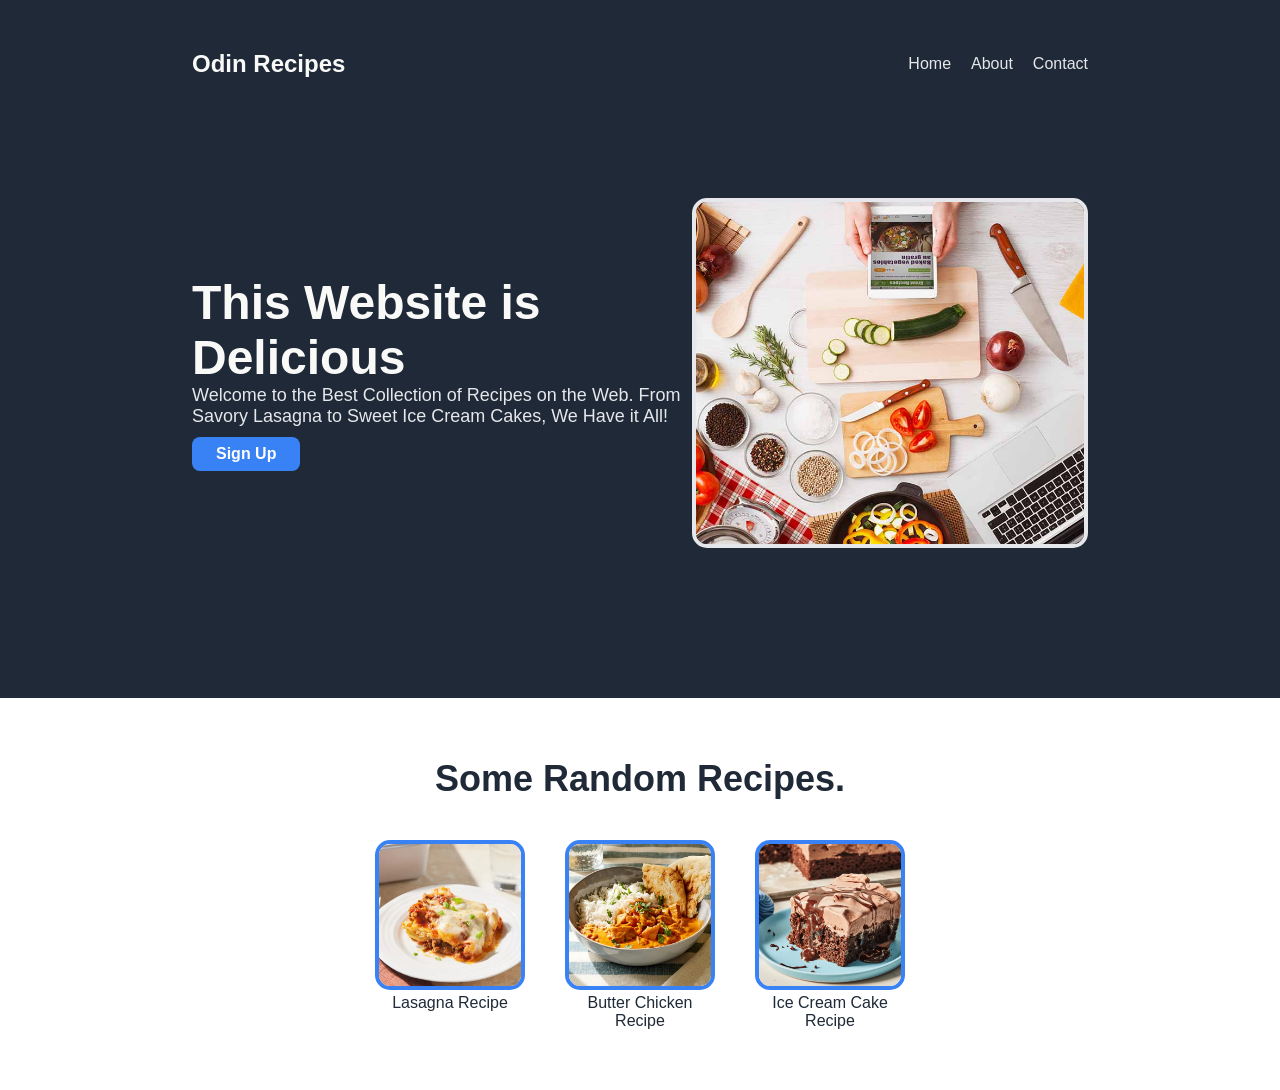
<file: index.html>
<!DOCTYPE html>
<html lang="en">
<head>
    <meta charset="utf-8">
    <title>Odin Recipes</title>
    <link rel="stylesheet" href="style.css">
</head>
<body>

    <div class="hero-section">
        <nav>
            <div class="logo">Odin Recipes</div>
            <ul>
                 <li><a href="#">Home</a></li>
                 <li><a href="#">About</a></li>
                 <li><a href="#">Contact</a></li>
            </ul>
        </nav>
        <div class="hero-content">
            <div class="hero-text">
                <h1>This Website is Delicious</h1>
                <p>Welcome to the Best Collection of Recipes on the Web. From Savory Lasagna to Sweet Ice Cream Cakes, We Have it All!</p>

                <a href="./login/login.html">
                <button>Sign Up</button>
                </a>
            </div>
            <div class="hero-img">
                <img src="./recipes/Image for Intro Web/Intro Web.jpg">
            </div>
        </div> </div> <div class="info-section">
        <h2>Some Random Recipes.</h2>
        <div class="card-container">
            <div class="card">
                <img src="./recipes/Image for Lasagna/Intro Lasagna.png" alt="Lasagna">
                <p><a href="./recipes/lasagna.html">Lasagna Recipe</a></p>
            </div>
            <div class="card">
                <img src="./recipes/Image for Butter Chicken/Intro BC.png" alt="Butter Chicken">
                <p><a href="./recipes/butter-chicken.html">Butter Chicken Recipe</a></p>
            </div> 
            <div class="card">
                <img src="./recipes/Image for Ice Cream Cake/Intro Cake.png" alt="Ice Cream Cake">
                <p><a href="./recipes/ice-cream-cake.html">Ice Cream Cake Recipe</a></p>
            </div>
        </div>
    </div>
    
</body>
</html>
</file>
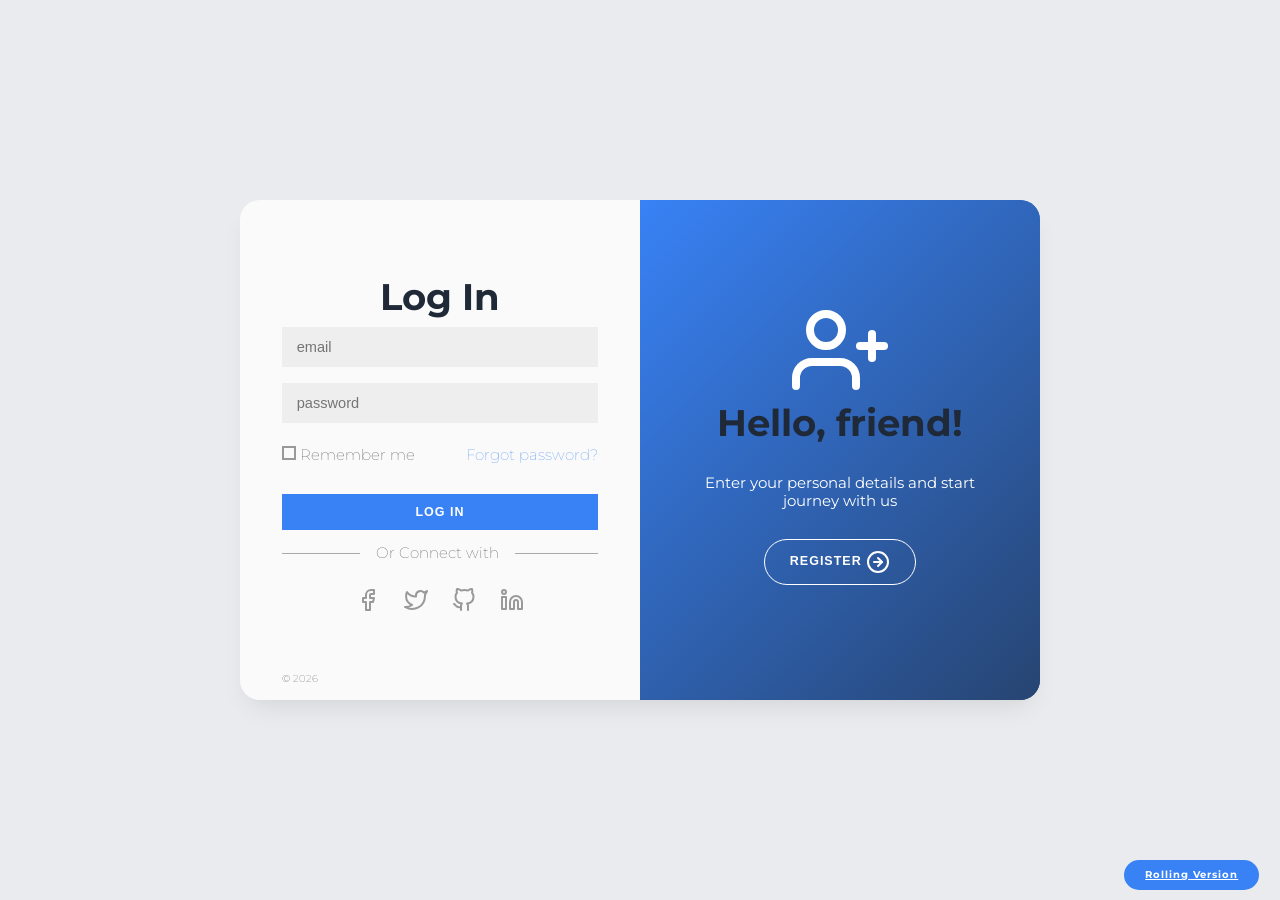
<file: login/login.html>
<!DOCTYPE html>
<html lang="en">

  <head>
    <meta charset="UTF-8">
    <title>Login/Sign up Form with Flip effect</title>
    <link rel="stylesheet" href="https://public.codepenassets.com/css/normalize-5.0.0.min.css">
<link rel="stylesheet" href="./loginstyle.css">

  </head>
    
  <body>

<div id="container">
		<div class="login">
			<div class="content">
					<h1>Log In</h1>
				<form>
					<input type="email" placeholder="email">
					<input type="password" placeholder="password">
					<span class="remember">Remember me</span>
					<span class="forget">Forgot password?</span>
					<span class="clearfix"></span>
					<button onclick="return false;">Log In</button>
				</form>
					<span class="loginwith">Or Connect with</span>
				<a href="https://www.facebook.com/emin.qasimovdia"><svg xmlns="http://www.w3.org/2000/svg" width="24" height="24" viewBox="0 0 24 24" fill="none" stroke="currentColor" stroke-width="2" stroke-linecap="round" stroke-linejoin="round" class="feather feather-facebook"><path d="M18 2h-3a5 5 0 0 0-5 5v3H7v4h3v8h4v-8h3l1-4h-4V7a1 1 0 0 1 1-1h3z"/></svg></a>
					<a href="https://www.twitter.com/webkoder"><svg class="feather feather-twitter sc-dnqmqq jxshSx" xmlns="http://www.w3.org/2000/svg" width="24" height="24" viewBox="0 0 24 24" fill="none" stroke="currentColor" stroke-width="2" stroke-linecap="round" stroke-linejoin="round" aria-hidden="true"><path d="M23 3a10.9 10.9 0 0 1-3.14 1.53 4.48 4.48 0 0 0-7.86 3v1A10.66 10.66 0 0 1 3 4s-4 9 5 13a11.64 11.64 0 0 1-7 2c9 5 20 0 20-11.5a4.5 4.5 0 0 0-.08-.83A7.72 7.72 0 0 0 23 3z"></path></svg></a>
					<a href="https://www.github.com/eminqasimov"><svg class="feather feather-github sc-dnqmqq jxshSx" xmlns="http://www.w3.org/2000/svg" width="24" height="24" viewBox="0 0 24 24" fill="none" stroke="currentColor" stroke-width="2" stroke-linecap="round" stroke-linejoin="round" aria-hidden="true"><path d="M9 19c-5 1.5-5-2.5-7-3m14 6v-3.87a3.37 3.37 0 0 0-.94-2.61c3.14-.35 6.44-1.54 6.44-7A5.44 5.44 0 0 0 20 4.77 5.07 5.07 0 0 0 19.91 1S18.73.65 16 2.48a13.38 13.38 0 0 0-7 0C6.27.65 5.09 1 5.09 1A5.07 5.07 0 0 0 5 4.77a5.44 5.44 0 0 0-1.5 3.78c0 5.42 3.3 6.61 6.44 7A3.37 3.37 0 0 0 9 18.13V22"></path></svg></a>
				<a href="#">	<svg class="feather feather-linkedin sc-dnqmqq jxshSx" xmlns="http://www.w3.org/2000/svg" width="24" height="24" viewBox="0 0 24 24" fill="none" stroke="currentColor" stroke-width="2" stroke-linecap="round" stroke-linejoin="round" aria-hidden="true"><path d="M16 8a6 6 0 0 1 6 6v7h-4v-7a2 2 0 0 0-2-2 2 2 0 0 0-2 2v7h-4v-7a6 6 0 0 1 6-6z"></path><rect x="2" y="9" width="4" height="12"></rect><circle cx="4" cy="4" r="2"></circle></svg></a>
				<span class="copy">&copy 2026</span>
			</div>
		</div>
		<div class="page front">
			<div class="content">
				 <svg xmlns="http://www.w3.org/2000/svg" width="96" height="96" viewBox="0 0 24 24" fill="none" stroke="currentColor" stroke-width="2" stroke-linecap="round" stroke-linejoin="round" class="feather feather-user-plus"><path d="M16 21v-2a4 4 0 0 0-4-4H5a4 4 0 0 0-4 4v2"/><circle cx="8.5" cy="7" r="4"/><line x1="20" y1="8" x2="20" y2="14"/><line x1="23" y1="11" x2="17" y2="11"/></svg>
					<h1>Hello, friend!</h1>
					<p>Enter your personal details and start journey with us</p>
					<button type="" id="register">Register <svg xmlns="http://www.w3.org/2000/svg" width="24" height="24" viewBox="0 0 24 24" fill="none" stroke="currentColor" stroke-width="2" stroke-linecap="round" stroke-linejoin="round" class="feather feather-arrow-right-circle"><circle cx="12" cy="12" r="10"/><polyline points="12 16 16 12 12 8"/><line x1="8" y1="12" x2="16" y2="12"/></svg></button>
			</div>
		</div>
		<div class="page back">
				<div class="content">
					<svg xmlns="http://www.w3.org/2000/svg" width="96" height="96" viewBox="0 0 24 24" fill="none" stroke="currentColor" stroke-width="2" stroke-linecap="round" stroke-linejoin="round" class="feather feather-log-in"><path d="M15 3h4a2 2 0 0 1 2 2v14a2 2 0 0 1-2 2h-4"/><polyline points="10 17 15 12 10 7"/><line x1="15" y1="12" x2="3" y2="12"/></svg>
					<h1>Welcome Back!</h1>
					<p>To keep connected with us please login with your personal info</p>
					<button type="" id="login"><svg xmlns="http://www.w3.org/2000/svg" width="24" height="24" viewBox="0 0 24 24" fill="none" stroke="currentColor" stroke-width="2" stroke-linecap="round" stroke-linejoin="round" class="feather feather-arrow-left-circle"><circle cx="12" cy="12" r="10"/><polyline points="12 8 8 12 12 16"/><line x1="16" y1="12" x2="8" y2="12"/></svg> Log In</button>
			</div>
		</div>
		<div class="register">
			<div class="content">
					<h1>Sign Up</h1>
				<svg xmlns="http://www.w3.org/2000/svg" width="24" height="24" viewBox="0 0 24 24" fill="none" stroke="currentColor" stroke-width="2" stroke-linecap="round" stroke-linejoin="round" class="feather feather-facebook"><path d="M18 2h-3a5 5 0 0 0-5 5v3H7v4h3v8h4v-8h3l1-4h-4V7a1 1 0 0 1 1-1h3z"/></svg>
					<svg class="feather feather-twitter sc-dnqmqq jxshSx" xmlns="http://www.w3.org/2000/svg" width="24" height="24" viewBox="0 0 24 24" fill="none" stroke="currentColor" stroke-width="2" stroke-linecap="round" stroke-linejoin="round" aria-hidden="true"><path d="M23 3a10.9 10.9 0 0 1-3.14 1.53 4.48 4.48 0 0 0-7.86 3v1A10.66 10.66 0 0 1 3 4s-4 9 5 13a11.64 11.64 0 0 1-7 2c9 5 20 0 20-11.5a4.5 4.5 0 0 0-.08-.83A7.72 7.72 0 0 0 23 3z"></path></svg>
					<svg class="feather feather-github sc-dnqmqq jxshSx" xmlns="http://www.w3.org/2000/svg" width="24" height="24" viewBox="0 0 24 24" fill="none" stroke="currentColor" stroke-width="2" stroke-linecap="round" stroke-linejoin="round" aria-hidden="true"><path d="M9 19c-5 1.5-5-2.5-7-3m14 6v-3.87a3.37 3.37 0 0 0-.94-2.61c3.14-.35 6.44-1.54 6.44-7A5.44 5.44 0 0 0 20 4.77 5.07 5.07 0 0 0 19.91 1S18.73.65 16 2.48a13.38 13.38 0 0 0-7 0C6.27.65 5.09 1 5.09 1A5.07 5.07 0 0 0 5 4.77a5.44 5.44 0 0 0-1.5 3.78c0 5.42 3.3 6.61 6.44 7A3.37 3.37 0 0 0 9 18.13V22"></path></svg>
					<svg class="feather feather-linkedin sc-dnqmqq jxshSx" xmlns="http://www.w3.org/2000/svg" width="24" height="24" viewBox="0 0 24 24" fill="none" stroke="currentColor" stroke-width="2" stroke-linecap="round" stroke-linejoin="round" aria-hidden="true"><path d="M16 8a6 6 0 0 1 6 6v7h-4v-7a2 2 0 0 0-2-2 2 2 0 0 0-2 2v7h-4v-7a6 6 0 0 1 6-6z"></path><rect x="2" y="9" width="4" height="12"></rect><circle cx="4" cy="4" r="2"></circle></svg>
				
									<span class="loginwith">Or</span>

					<form>
						<input type="text" placeholder="name">
						<input type="email" placeholder="email">
						<input type="password" placeholder="password"> 
							<span class="remember">I accept terms</span> 
							<span class="clearfix"></span>
						<button onclick="return false;">Register</button>
				 </form>
			</div>		
		</div>
</div>

<a href="https://codepen.io/eminqasimov/full/KYrVBr" target="_blank" class="version">Rolling Version </a>
    <script  src="./scriptlogin.js"></script>

  </body>
  
</html>
</file>
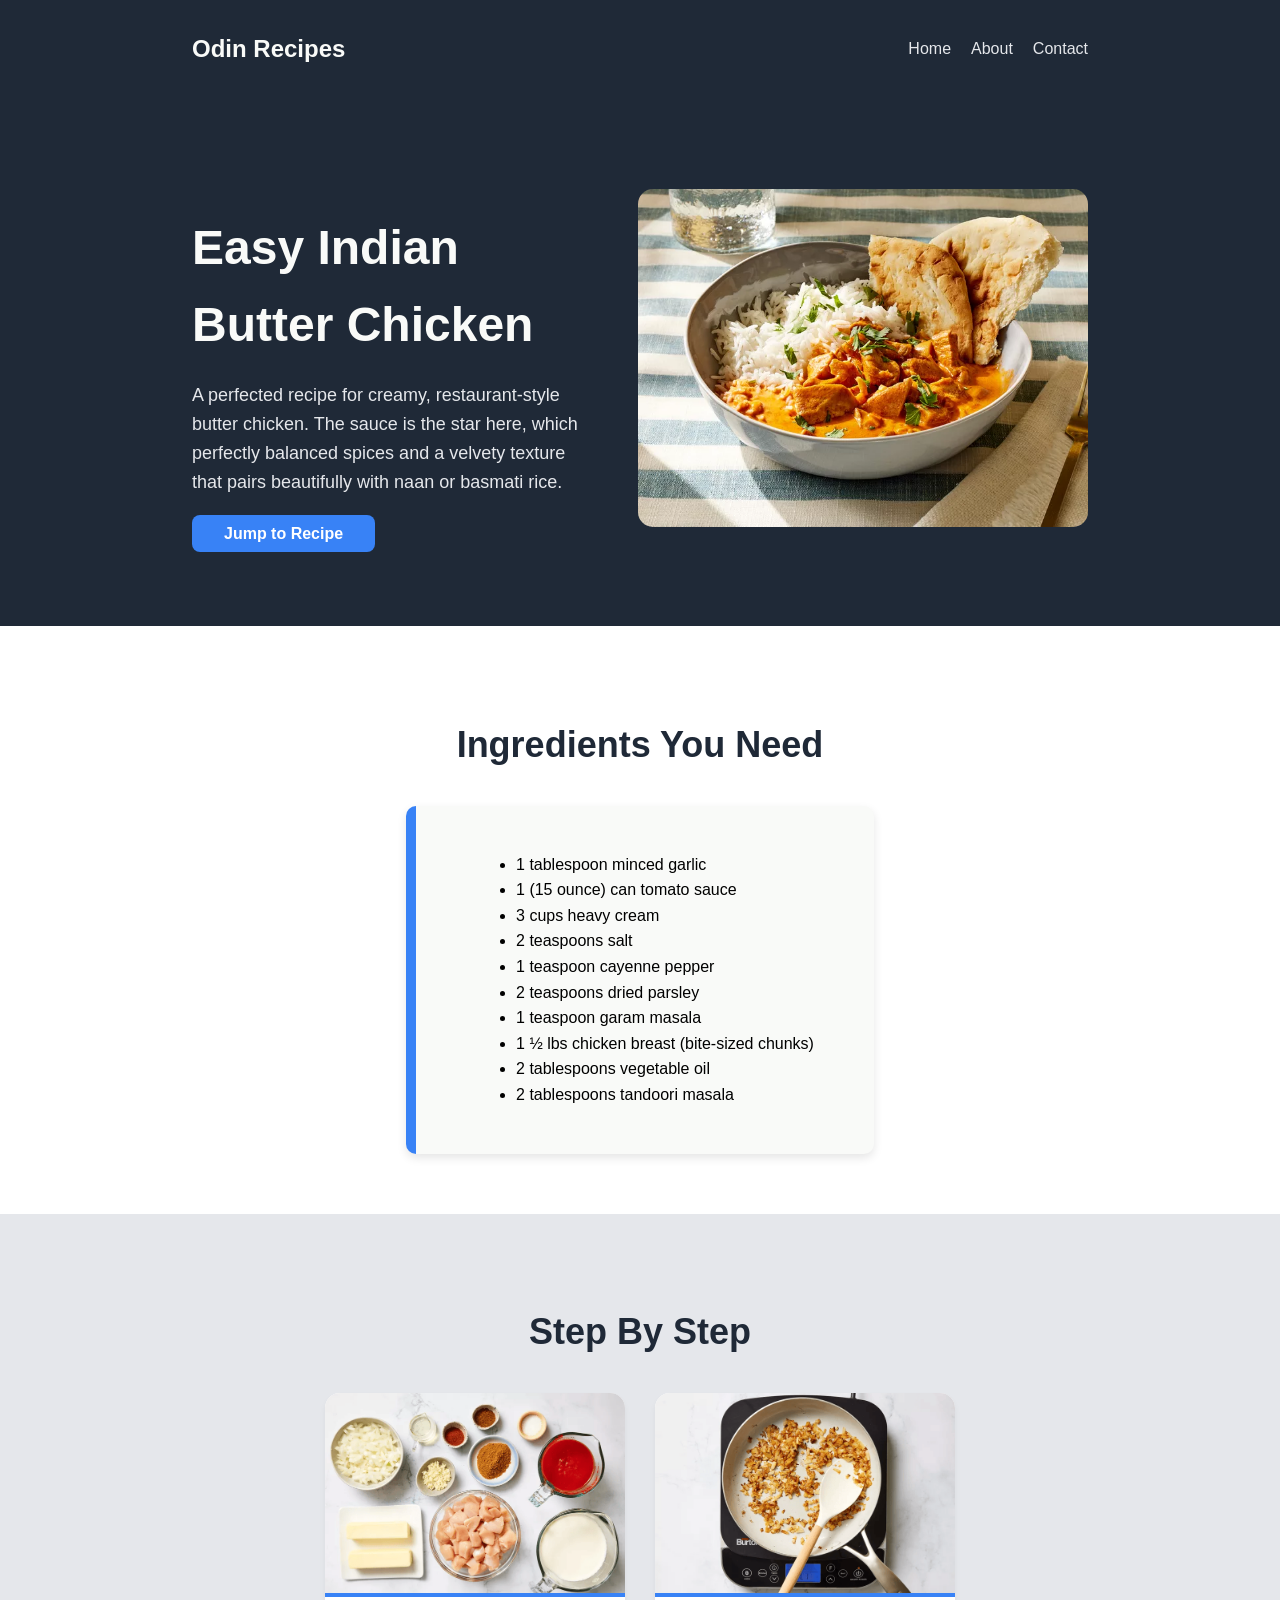
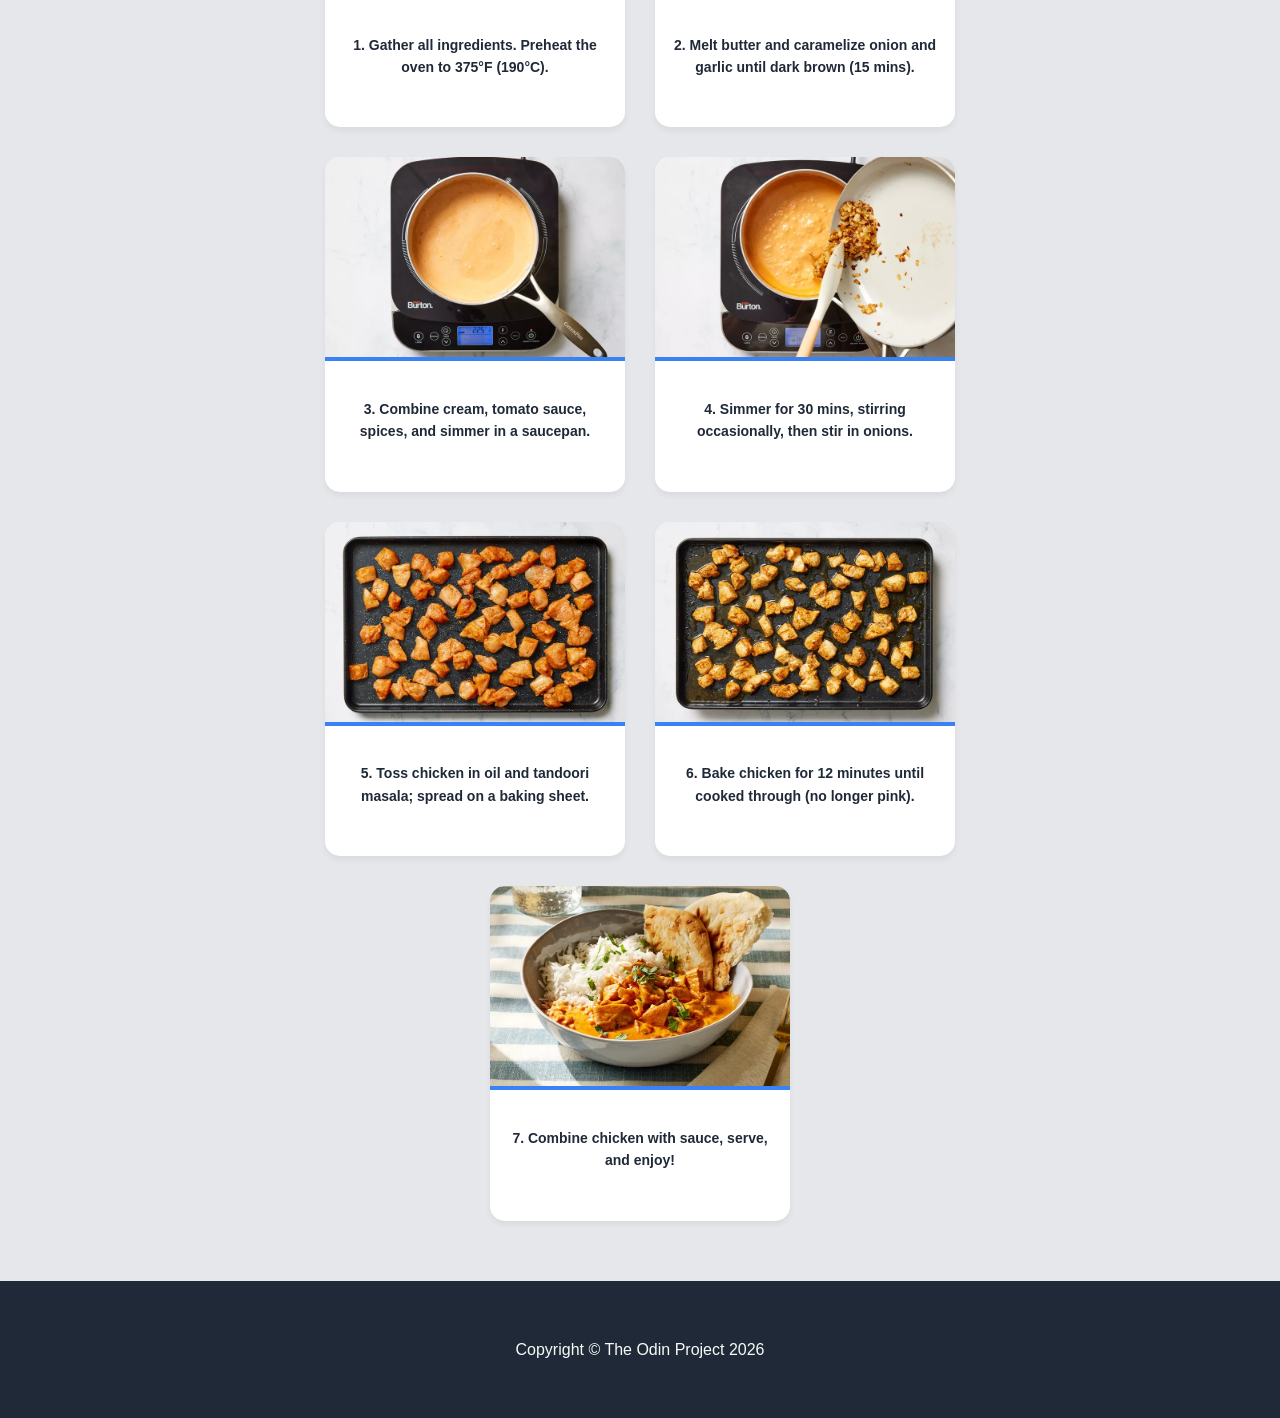
<file: recipes/butter-chicken.html>
<!DOCTYPE html>
<html lang="en">
<head>
    <meta charset="UTF-8">
    <title>Odin Recipes - Butter Chicken</title>
    <link rel="stylesheet" href="butterchicken.css">
</head>
<body>

    <nav class="navbar">
        <div class="logo">Odin Recipes</div>
        <ul class="nav-links">
            <li><a href="../OdinRecipe.html">Home</a></li>
            <li><a href="#">About</a></li>
            <li><a href="#">Contact</a></li>
        </ul>
    </nav>

    <header class="hero">
        <div class="hero-content">
            <h1>Easy Indian Butter Chicken</h1>
            <p class="hero-text">
                A perfected recipe for creamy, restaurant-style butter chicken. 
                The sauce is the star here, which perfectly balanced spices and a velvety 
                texture that pairs beautifully with naan or basmati rice.
            </p>
            <a href="#ingredients" class="btn-signup">Jump to Recipe</a>
        </div>
        <div class="hero-image">
            <img src="./Image for Butter Chicken/Intro BC.png" alt="Butter Chicken">
        </div>
    </header>

    <section id="ingredients" class="white-section">
        <h2 class="section-title">Ingredients You Need</h2>
        <div class="ingredients-list">
            <ul>
                <li>1 tablespoon minced garlic</li>
                <li>1 (15 ounce) can tomato sauce</li>
                <li>3 cups heavy cream</li>
                <li>2 teaspoons salt</li>
                <li>1 teaspoon cayenne pepper</li>
                <li>2 teaspoons dried parsley</li>  
                <li>1 teaspoon garam masala</li>
                <li>1 ½ lbs chicken breast (bite-sized chunks)</li>
                <li>2 tablespoons vegetable oil</li>
                <li>2 tablespoons tandoori masala</li>
            </ul>
        </div>
    </section>

    <section class="grey-section">
        <h2 class="section-title">Step By Step</h2>
        <div class="steps-grid">
            <div class="step-card">
                <img src="./Image for Butter Chicken/Step 1.png" alt="Step 1">
                <p>1. Gather all ingredients. Preheat the oven to 375°F (190°C).</p>
            </div>
            <div class="step-card">
                <img src="./Image for Butter Chicken/Step 2.png" alt="Step 2">
                <p>2. Melt butter and caramelize onion and garlic until dark brown (15 mins).</p>
            </div>
            <div class="step-card">
                <img src="./Image for Butter Chicken/Step 3.png" alt="Step 3">
                <p>3. Combine cream, tomato sauce, spices, and simmer in a saucepan.</p>
            </div>
            <div class="step-card">
                <img src="./Image for Butter Chicken/Step 4.png" alt="Step 4">
                <p>4. Simmer for 30 mins, stirring occasionally, then stir in onions.</p>
            </div>
            <div class="step-card">
                <img src="./Image for Butter Chicken/Step 5.png" alt="Step 5">
                <p>5. Toss chicken in oil and tandoori masala; spread on a baking sheet.</p>
            </div>
            <div class="step-card">
                <img src="./Image for Butter Chicken/Step 6.png" alt="Step 6">
                <p>6. Bake chicken for 12 minutes until cooked through (no longer pink).</p>
            </div>
            <div class="step-card">
                <img src="./Image for Butter Chicken/Step 7.png" alt="Step 7">
                <p>7. Combine chicken with sauce, serve, and enjoy!</p>
            </div>
        </div>
    </section>

    <footer class="footer">
        <p>Copyright © The Odin Project 2026</p>
    </footer>

</body>
</html>
</file>
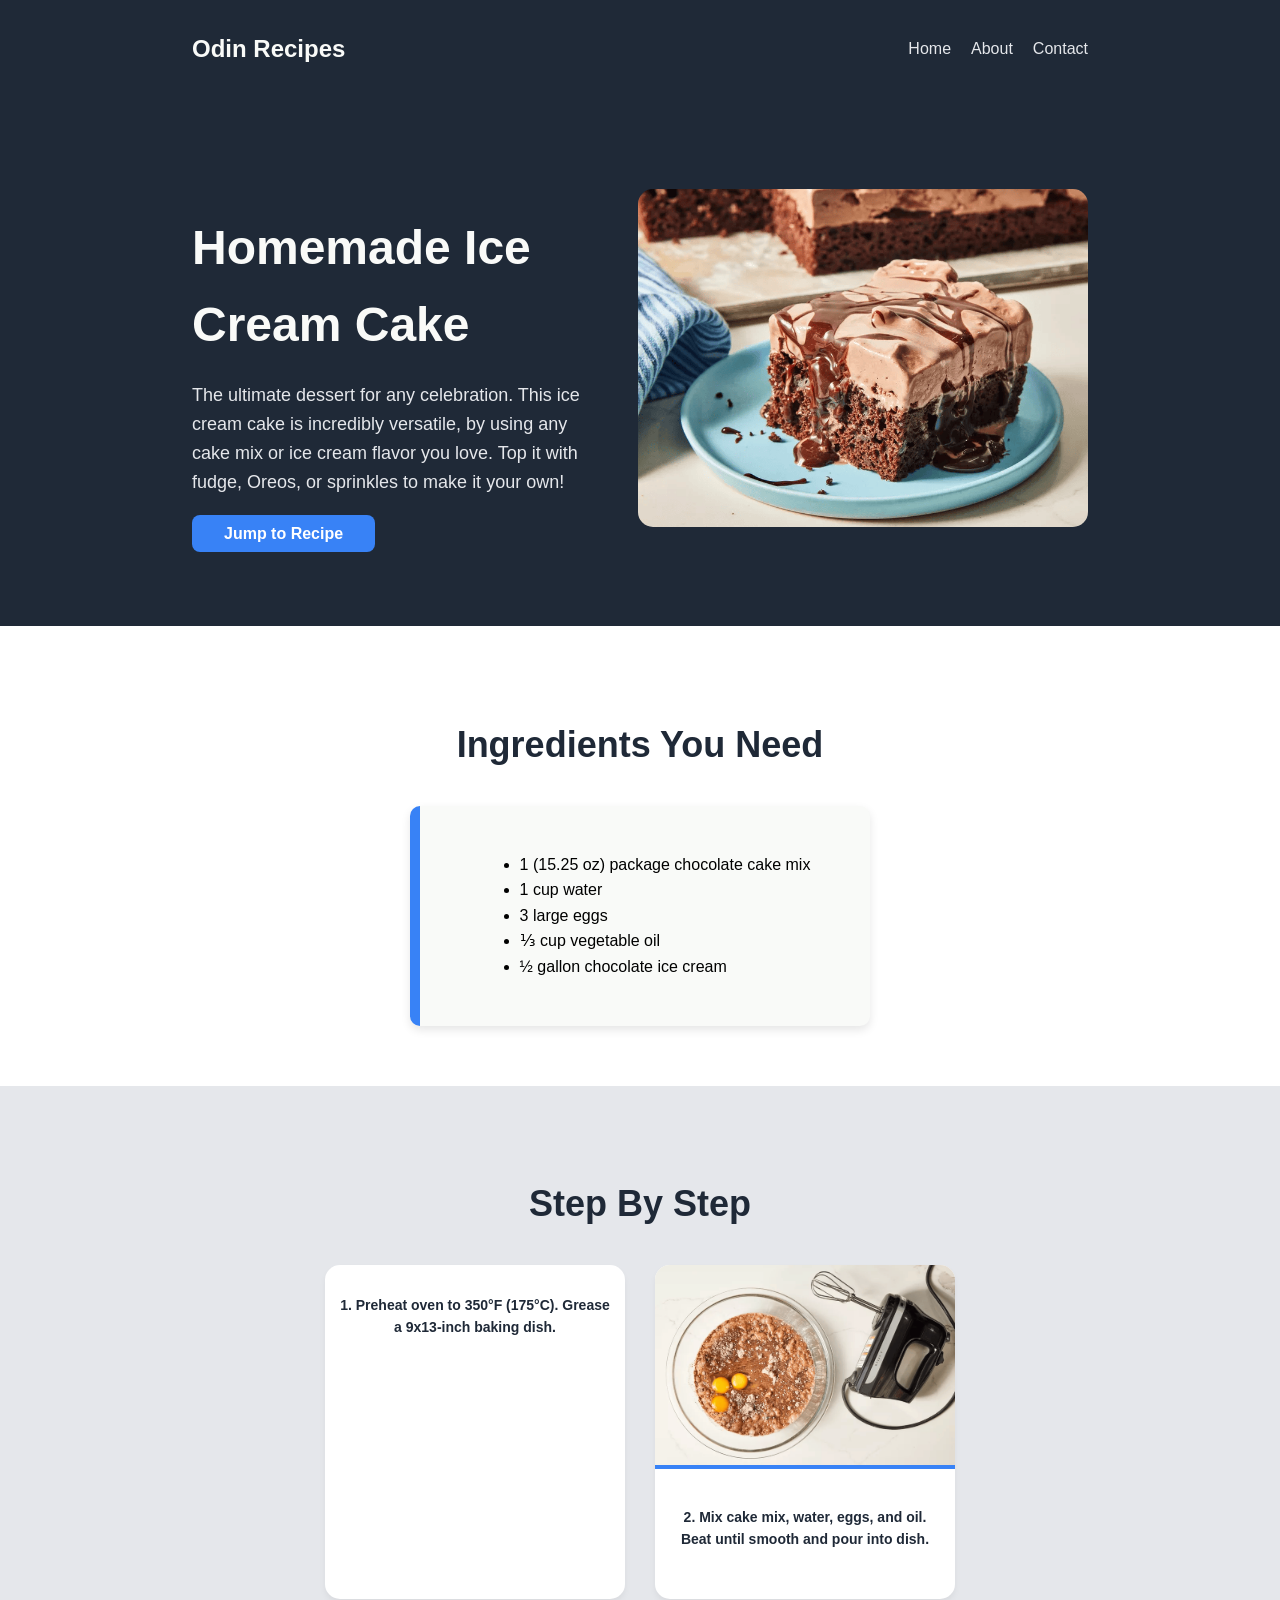
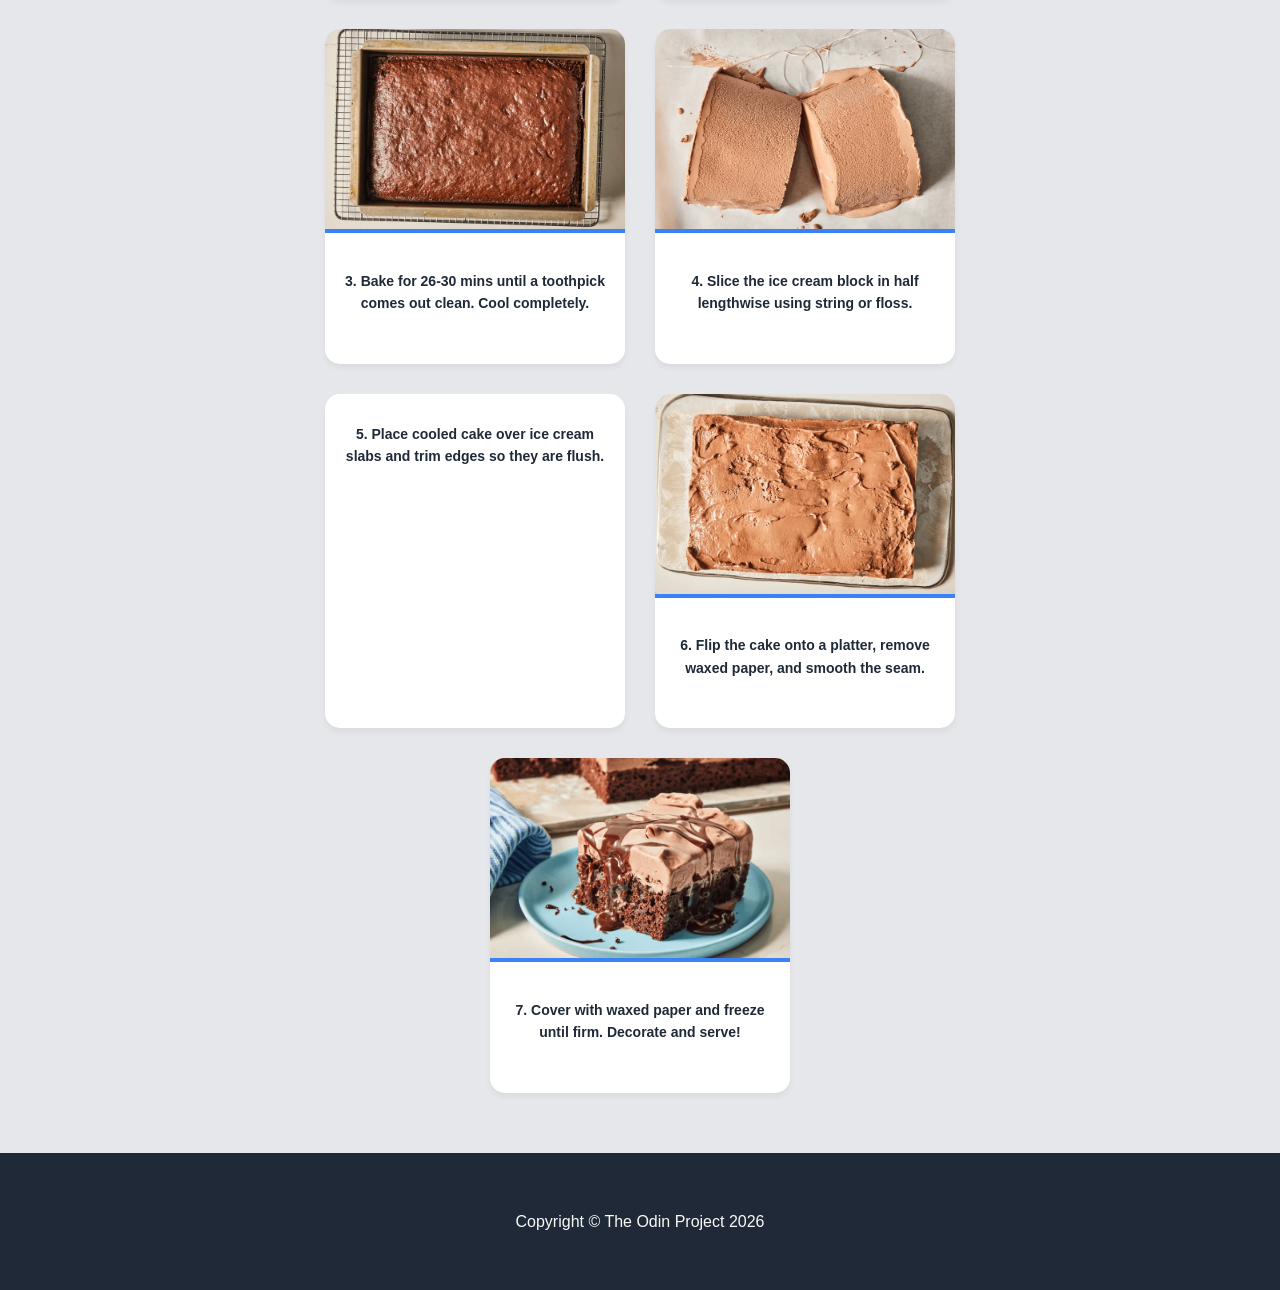
<file: recipes/ice-cream-cake.html>
<!DOCTYPE html>
<html lang="en">
<head>
    <meta charset="UTF-8">
    <title>Odin Recipes - Ice Cream Cake</title>
    <link rel="stylesheet" href="icecreamcake.css">
</head>
<body>

    <nav class="navbar">
        <div class="logo">Odin Recipes</div>
        <ul class="nav-links">
            <li><a href="../OdinRecipe.html">Home</a></li>
            <li><a href="#">About</a></li>
            <li><a href="#">Contact</a></li>
        </ul>
    </nav>

    <header class="hero">
        <div class="hero-content">
            <h1>Homemade Ice Cream Cake</h1>
            <p class="hero-text">
                The ultimate dessert for any celebration. This ice cream cake is incredibly versatile, by using 
                any cake mix or ice cream flavor you love. Top it with fudge, Oreos, or sprinkles to 
                make it your own!
            </p>
            <a href="#ingredients" class="btn-signup">Jump to Recipe</a>
        </div>
        <div class="hero-image">
            <img src="./Image for Ice Cream Cake/Intro Cake.png" alt="Ice Cream Cake">
        </div>
    </header>

    <section id="ingredients" class="white-section">
        <h2 class="section-title">Ingredients You Need</h2>
        <div class="ingredients-list">
            <ul>
                <li>1 (15.25 oz) package chocolate cake mix</li>
                <li>1 cup water</li>
                <li>3 large eggs</li>
                <li>⅓ cup vegetable oil</li>
                <li>½ gallon chocolate ice cream</li>
            </ul>
        </div>
    </section>

    <section class="grey-section">
        <h2 class="section-title">Step By Step</h2>
        <div class="steps-grid">
            <div class="step-card">
                <p>1. Preheat oven to 350°F (175°C). Grease a 9x13-inch baking dish.</p>
            </div>
            <div class="step-card">
                <img src="./Image for Ice Cream Cake/Step 2.png" alt="Step 2">
                <p>2. Mix cake mix, water, eggs, and oil. Beat until smooth and pour into dish.</p>
            </div>
            <div class="step-card">
                <img src="./Image for Ice Cream Cake/Step 3.png" alt="Step 3">
                <p>3. Bake for 26-30 mins until a toothpick comes out clean. Cool completely.</p>
            </div>
            <div class="step-card">
                <img src="./Image for Ice Cream Cake/Step 4.png" alt="Step 4">
                <p>4. Slice the ice cream block in half lengthwise using string or floss.</p>
            </div>
            <div class="step-card">
                <p>5. Place cooled cake over ice cream slabs and trim edges so they are flush.</p>
            </div>
            <div class="step-card">
                <img src="./Image for Ice Cream Cake/Step 6.png" alt="Step 6">
                <p>6. Flip the cake onto a platter, remove waxed paper, and smooth the seam.</p>
            </div>
            <div class="step-card">
                <img src="./Image for Ice Cream Cake/Step 7.png" alt="Step 7">
                <p>7. Cover with waxed paper and freeze until firm. Decorate and serve!</p>
            </div>
        </div>
    </section>

    <footer class="footer">
        <p>Copyright © The Odin Project 2026</p>
    </footer>

</body>
</html>
</file>
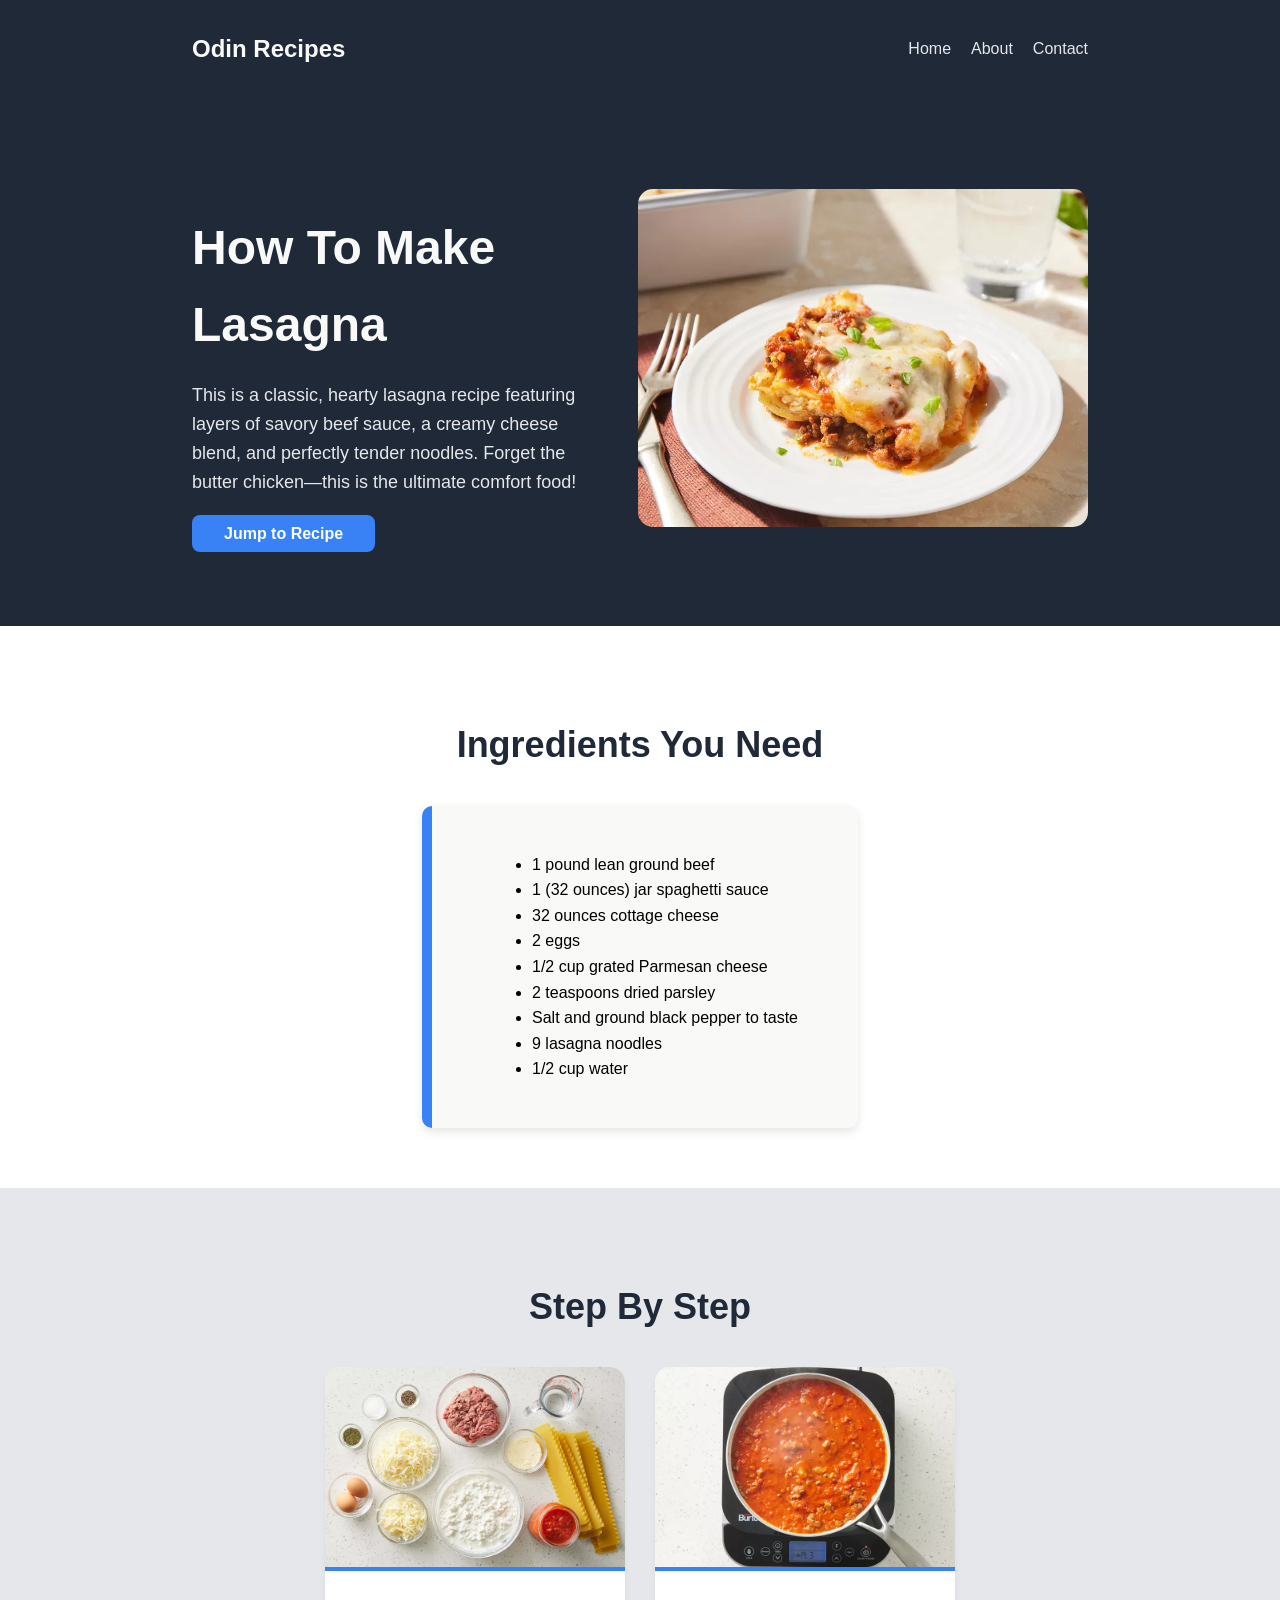
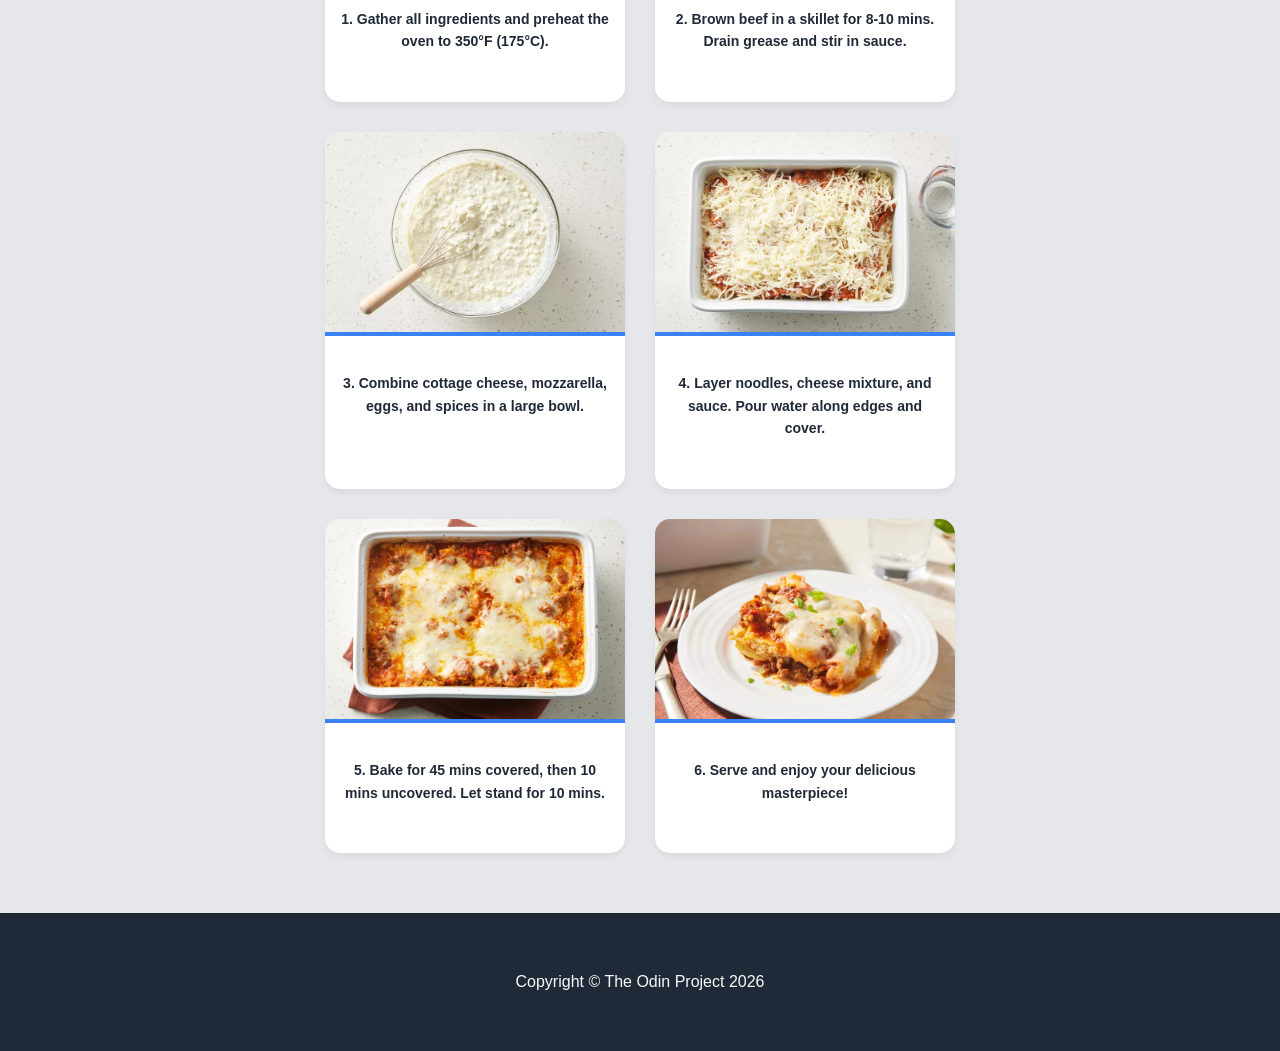
<file: recipes/lasagna.html>
<!DOCTYPE html>
<html lang="en">
<head>
    <meta charset="UTF-8">
    <title>Odin Recipes - Lasagna</title>
    <link rel="stylesheet" href="lasagna.css">
</head>
<body>

    <nav class="navbar">
        <div class="logo">Odin Recipes</div>
        <ul class="nav-links">
            <li><a href="../OdinRecipe.html">Home</a></li>
            <li><a href="#">About</a></li>
            <li><a href="#">Contact</a></li>
        </ul>
    </nav>

    <header class="hero">
        <div class="hero-content">
            <h1>How To Make Lasagna</h1>
            <p class="hero-text">
                This is a classic, hearty lasagna recipe featuring layers of savory beef sauce, 
                a creamy cheese blend, and perfectly tender noodles. Forget the butter chicken—this 
                is the ultimate comfort food!
            </p>
            <a href="#ingredients" class="btn-signup">Jump to Recipe</a>
        </div>
        <div class="hero-image">
            <img src="./Image for Lasagna/Intro Lasagna.png" alt="Finished Lasagna">
        </div>
    </header>

    <section id="ingredients" class="white-section">
        <h2 class="section-title">Ingredients You Need</h2>
        <div class="ingredients-list">
            <ul>
                <li>1 pound lean ground beef</li>
                <li>1 (32 ounces) jar spaghetti sauce</li>
                <li>32 ounces cottage cheese</li>
                <li>2 eggs</li>
                <li>1/2 cup grated Parmesan cheese</li>
                <li>2 teaspoons dried parsley</li>  
                <li>Salt and ground black pepper to taste</li>
                <li>9 lasagna noodles</li>
                <li>1/2 cup water</li>
            </ul>
        </div>
    </section>

    <section class="grey-section">
        <h2 class="section-title">Step By Step</h2>
        <div class="steps-grid">
            <div class="step-card">
                <img src="./Image for Lasagna/Step 1.png" alt="Step 1">
                <p>1. Gather all ingredients and preheat the oven to 350°F (175°C).</p>
            </div>
            <div class="step-card">
                <img src="./Image for Lasagna/Step 2.png" alt="Step 2">
                <p>2. Brown beef in a skillet for 8-10 mins. Drain grease and stir in sauce.</p>
            </div>
            <div class="step-card">
                <img src="./Image for Lasagna/Step 3.png" alt="Step 3">
                <p>3. Combine cottage cheese, mozzarella, eggs, and spices in a large bowl.</p>
            </div>
            <div class="step-card">
                <img src="./Image for Lasagna/Step 4.png" alt="Step 4">
                <p>4. Layer noodles, cheese mixture, and sauce. Pour water along edges and cover.</p>
            </div>
            <div class="step-card">
                <img src="./Image for Lasagna/Step 5.png" alt="Step 5">
                <p>5. Bake for 45 mins covered, then 10 mins uncovered. Let stand for 10 mins.</p>
            </div>
            <div class="step-card">
                <img src="./Image for Lasagna/Step 6.png" alt="Step 6">
                <p>6. Serve and enjoy your delicious masterpiece!</p>
            </div>
        </div>
    </section>

    <footer class="footer">
        <p>Copyright © The Odin Project 2026</p>
    </footer>

</body>
</html>
</file>
<file: style.css>
/* Clean up default browser spacing */
* {
    margin: 0;
    padding: 0;
    box-sizing: border-box;
}

body {
    font-family: sans-serif;
}

/* HERO SECTION - The Dark Blue Part */
.hero-section {
    background-color: #1f2937;
    color: #f9faf8;
    padding: 50px 15% 100px 15%; /* Large side padding centers the content */
}

nav {
    display: flex;
    justify-content: space-between;
    align-items: center;
    margin-bottom: 70px;
}

.logo {
    font-size: 24px;
    font-weight: bold;
}

nav ul {
    display: flex;
    gap: 20px;
    list-style: none;
}

nav a {
    color: #e5e7eb;
    text-decoration: none;
}

.hero-content {
   display: flex;
    justify-content: space-between;
    align-items: center;
    padding: 50px 0;
    max-width: 1200px;
}

.hero-text {
    max-width: 500px;
}

.hero-text h1 {
    font-size: 48px;
    font-weight: 800;
}

.hero-text p {
    font-size: 18px;
    color: #e5e7eb;
    margin-bottom: 10px;
}

.hero-img {
    width: 500px;
    height: 350px;   
    overflow: hidden;  
    border-radius: 15px; 
    border: 4px solid #e5e7eb;
}

.hero-img img {
    width: 100%;
    height: 100%;
    object-fit: cover;
    display: block;
}


.info-section {
    padding: 60px 15%;
    text-align: center;
}

.info-section h2 {
    font-size: 36px;
    font-weight: 800;
    color: #1f2937;
    margin-bottom: 40px;
}

.card-container {
    display: flex;
    justify-content: center;
    gap: 40px;
}

.card {
    width: 150px;
}

.card a {
    text-decoration: none;
    color: #1f2937;
}

.card img {
    width: 150px;
    height: 150px;
    border: 4px solid #3882f6;
    border-radius: 15px;
    object-fit: cover; /* This makes sure the image fills the square */
}

button {
    background-color: #3882f6;
    color: white;
    padding: 8px 24px;
    border: none;
    border-radius: 8px;
    font-weight: bold;
    font-size: 16px;
    cursor: pointer;
}

button:hover {
    background-color: #1f2937;
}
</file>
<file: login/loginstyle.css>
@import url("https://fonts.googleapis.com/css?family=Montserrat:400,700");

*, *::after, *::before {
  margin: 0;
  padding: 0;
  box-sizing: inherit;
}

html {
  height: 100%;
  font-size: 65.2%;
  box-sizing: border-box;
  font-family: Montserrat, sans-serif;
  -webkit-font-smoothing: antialiased;
  font-weight: 400;
}

body {
  height: 100%;
  background: #e9ebee; /* Light grey background from your site */
  color: #1d2129;
  display: flex;
  align-items: center;
  flex-direction: column;
  justify-content: center;
  perspective: 1500px;
}

h1 {
  font-weight: 700;
  font-size: 3.5em;
  text-align: center;
  color: #1f2937; /* Dark Navy Header */
}

/* Updated Version Badge to Blue */
.version {
  position: absolute;
  bottom: 1em;
  right: 2em;
  border-radius: 40px;
  background: #3882f6; 
  color: #fff;
  font-size: 1em;
  font-weight: bold;
  padding: 0.8em 2em;
  letter-spacing: 1px;
  transition: transform 80ms ease-in;
}

form input {
  background: #eee;
  border: none;
  padding: 12px 15px;
  margin: 8px 0;
  width: 100%;
  font-size: 1.4em;
}

span {
  color: #333;
  font-size: 1.4em;
  display: inline-block;
  margin: 15px auto;
  font-weight: 100;
}

span.remember {
  float: left;
}
span.remember::before {
  content: "";
  display: inline-block;
  width: 1em;
  height: 1em;
  border: 2px solid #999;
  vertical-align: top;
  margin-right: 4px;
}

span.forget {
  float: right;
  color: #3882f6; /* Blue link */
}

span.clearfix {
  clear: both;
  display: table;
}

span.loginwith {
  display: block;
  width: 100%;
  margin-top: 1em;
  white-space: nowrap;
  overflow: hidden;
  display: flex;
  justify-content: center;
  align-items: center;
}
span.loginwith::before {
  content: "";
  display: inline-block;
  width: 42%;
  height: 1px;
  background: #aaa;
  vertical-align: middle;
  margin-right: 5%;
}
span.loginwith::after {
  content: "";
  display: inline-block;
  width: 45%;
  height: 1px;
  background: #aaa;
  vertical-align: middle;
  margin-left: 5%;
}

span.copy {
  display: block;
  position: absolute;
  bottom: 0;
  font-size: 1em;
}

/* Updated Primary Button to Blue */
button {
  display: block;
  margin: 1em auto;
  border-radius: 40px;
  border: 1px solid #3882f6;
  background: #3882f6;
  color: #fff;
  font-size: 1.2em;
  font-weight: bold;
  padding: 0.8em 2em;
  letter-spacing: 1px;
  text-transform: uppercase;
  transition: transform 80ms ease-in;
}
button svg {
  vertical-align: middle;
}

button:hover {
  cursor: pointer;
  background: #1d4ed8; /* Darker blue on hover */
}

button:active {
  transform: scale(0.95);
}

button:focus {
  outline: none;
}

#container {
  width: 95%;
  max-width: 800px;
  height: 500px;
  position: relative;
  border-radius: 20px;
  box-shadow: 0 14px 28px -10px rgba(0, 0, 0, 0.1), 0 10px 10px -10px rgba(0, 0, 0, 0.02);
  transform-style: preserve-3d;
}
#container > div {
  position: absolute;
  width: 50%;
  min-width: 350px;
  height: 100%;
  top: 0;
  display: flex;
  flex-direction: column;
  align-items: center;
  justify-content: center;
}

.content {
  width: 100%;
  padding: 2em 4em;
  text-align: center;
}
.content p {
  font-size: 1.4em;
}

.login {
  left: 0;
  background: #FAFAFA;
  border-radius: 20px 0 0 20px;
}
.login button {
  border-radius: 0px;
  width: 100%;
}
.login svg {
  margin: 1em;
  stroke: #999;
}

.register {
  right: 0;
  z-index: 1;
  border-radius: 0 20px 20px 0;
  background: #FAFAFA;
}
.register button {
  border-radius: 0px;
  width: 100%;
}
.register svg {
  margin: 1em;
  stroke: #999;
}

/* Updated Page Text Color */
.page {
  right: 0;
  color: #fff;
  border-radius: 0 20px 20px 0;
  transform-origin: left center;
  transition: -webkit-animation 1s linear;
  transition: animation 1s linear;
  transition: animation 1s linear, -webkit-animation 1s linear;
}
.page button {
  border-color: #fff;
  background: transparent;
}
.page p {
  margin: 2em auto;
}

/* Updated to Navy Gradient like your Hero section */
.front {
  background: linear-gradient(-45deg, #1f2937 0%, #3882f6 100%) no-repeat 0 0/200%;
  z-index: 3;
}

.back {
  background: linear-gradient(135deg, #3882f6 0%, #1f2937 100%) no-repeat 0 0/200%;
  z-index: 2;
}
.back .content {
  transform: rotateY(180deg);
}

.active .front {
  -webkit-animation: rot-front 0.6s ease-in-out normal forwards;
          animation: rot-front 0.6s ease-in-out normal forwards;
}

.active .back {
  -webkit-animation: rot-back 0.6s ease-in-out normal forwards;
          animation: rot-back 0.6s ease-in-out normal forwards;
}

.close .front {
  -webkit-animation: close-rot-front 0.6s ease-in-out normal forwards;
          animation: close-rot-front 0.6s ease-in-out normal forwards;
}

.close .back {
  -webkit-animation: close-rot-back 0.6s ease-in-out normal forwards;
          animation: close-rot-back 0.6s ease-in-out normal forwards;
}

@-webkit-keyframes rot-front {
  from {
    transform: translateZ(2px) rotateY(0deg);
  }
  to {
    transform: translateZ(1px) rotateY(-180deg);
  }
}

@keyframes rot-front {
  from {
    transform: translateZ(2px) rotateY(0deg);
  }
  to {
    transform: translateZ(1px) rotateY(-180deg);
  }
}
@-webkit-keyframes close-rot-front {
  from {
    transform: translateZ(1px) rotateY(-180deg);
  }
  to {
    transform: translateZ(2px) rotateY(0deg);
  }
}
@keyframes close-rot-front {
  from {
    transform: translateZ(1px) rotateY(-180deg);
  }
  to {
    transform: translateZ(2px) rotateY(0deg);
  }
}
@-webkit-keyframes rot-back {
  from {
    transform: translateZ(1px) rotateY(0deg);
  }
  to {
    transform: translateZ(2px) rotateY(-180deg);
  }
}
@keyframes rot-back {
  from {
    transform: translateZ(1px) rotateY(0deg);
  }
  to {
    transform: translateZ(2px) rotateY(-180deg);
  }
}
@-webkit-keyframes close-rot-back {
  from {
    transform: translateZ(2px) rotateY(-180deg);
  }
  to {
    transform: translateZ(1px) rotateY(0deg);
  }
}
@keyframes close-rot-back {
  from {
    transform: translateZ(2px) rotateY(-180deg);
  }
  to {
    transform: translateZ(1px) rotateY(0deg);
  }
}
.active .register .content {
  -webkit-animation: show 0.7s ease-in-out normal forwards;
          animation: show 0.7s ease-in-out normal forwards;
}

.close .register .content {
  -webkit-animation: hide 0.7s ease-in-out normal forwards;
          animation: hide 0.7s ease-in-out normal forwards;
}

.active .login .content {
  -webkit-animation: hide 0.7s ease-in-out normal forwards;
          animation: hide 0.7s ease-in-out normal forwards;
}

.close .login .content {
  -webkit-animation: show 0.7s ease-in-out normal forwards;
          animation: show 0.7s ease-in-out normal forwards;
}

@-webkit-keyframes show {
  from {
    opacity: 0;
    transform: scale(0.8);
  }
  to {
    opacity: 0.99;
    transform: scale(0.99);
  }
}

@keyframes show {
  from {
    opacity: 0;
    transform: scale(0.8);
  }
  to {
    opacity: 0.99;
    transform: scale(0.99);
  }
}
@-webkit-keyframes hide {
  from {
    opacity: 0.99;
    transform: scale(0.99);
  }
  to {
    opacity: 0;
    transform: scale(0.8);
  }
}
@keyframes hide {
  from {
    opacity: 0.99;
    transform: scale(0.99);
  }
  to {
    opacity: 0;
    transform: scale(0.8);
  }
}
</file>
<file: recipes/butterchicken.css>
body {
    font-family: 'Roboto', sans-serif;
    margin: 0;
    line-height: 1.6;
}

.navbar {
    background-color: #1f2937;
    display: flex;
    justify-content: space-between;
    align-items: center;
    padding: 20px 15%;
}

.logo {
    color: #f9faf8;
    font-size: 24px;
    font-weight: bold;
}

.nav-links {
    list-style: none;
    display: flex;
    gap: 20px;
}

.nav-links a {
    color: #e5e7eb;
    text-decoration: none;
}

.hero {
    background-color: #1f2937;
    color: #f9faf8;
    display: flex;
    padding: 80px 15%;
    align-items: center;
    gap: 50px;
}

.hero-content {
    flex: 1;
}

.hero-content h1 {
    font-size: 48px;
    font-weight: 900;
    margin-bottom: 8px;
}

.hero-text {
    font-size: 18px;
    color: #e5e7eb;
    margin-bottom: 24px;
}

.hero-image img {
    width: 450px;
    border-radius: 15px;
}

.btn-signup {
    background-color: #3882f6;
    color: white;
    padding: 10px 32px;
    border-radius: 8px;
    text-decoration: none;
    font-weight: bold;
}

.white-section {
    padding: 60px 15%;
    text-align: center;
}

.section-title {
    font-size: 36px;
    font-weight: 900;
    color: #1f2937;
    margin-bottom: 32px;
}

.ingredients-list {
    text-align: left;
    display: inline-block;
    background: #f9faf8;
    padding: 30px 60px;
    border-radius: 10px;
    border-left: 10px solid #3882f6;
    box-shadow: 0 4px 10px rgba(0, 0, 0, 0.1);
}

.grey-section {
    background-color: #e5e7eb;
    padding: 60px 15%;
    text-align: center;
}

.steps-grid {
    display: flex;
    flex-wrap: wrap;
    justify-content: center;
    gap: 30px;
}

.step-card {
    width: 300px;
    background: white;
    padding-bottom: 20px;
    border-radius: 15px;
    overflow: hidden;
    box-shadow: 0 4px 6px rgba(0,0,0,0.05)
}

.step-card img {
    width: 100%;
    height: 200px;
    object-fit: cover;
    border-bottom: 4px solid #3882f6;
}

.step-card p {
    padding: 15px;
    font-size: 14px;
    color: #1f2937;
    font-weight: bold;
}

.footer {
    background-color: #1f2937;
    color: #f9faf8;
    text-align: center;
    padding: 40px;
}
</file>
<file: recipes/icecreamcake.css>
body {
    font-family: 'Roboto', sans-serif;
    margin: 0;
    line-height: 1.6;
}

.navbar {
    background-color: #1f2937;
    display: flex;
    justify-content: space-between;
    align-items: center;
    padding: 20px 15%;
}

.logo {
    color: #f9faf8;
    font-size: 24px;
    font-weight: bold;
}

.nav-links {
    list-style: none;
    display: flex;
    gap: 20px;
}

.nav-links a {
    color: #e5e7eb;
    text-decoration: none;
}

.hero {
    background-color: #1f2937;
    color: #f9faf8;
    display: flex;
    padding: 80px 15%;
    align-items: center;
    gap: 50px;
}

.hero-content {
    flex: 1;
}

.hero-content h1 {
    font-size: 48px;
    font-weight: 900;
    margin-bottom: 8px;
}

.hero-text {
    font-size: 18px;
    color: #e5e7eb;
    margin-bottom: 24px;
}

.hero-image img {
    width: 450px;
    border-radius: 15px;
}

.btn-signup {
    background-color: #3882f6;
    color: white;
    padding: 10px 32px;
    border-radius: 8px;
    text-decoration: none;
    font-weight: bold;
}

.white-section {
    padding: 60px 15%;
    text-align: center;
}

.section-title {
    font-size: 36px;
    font-weight: 900;
    color: #1f2937;
    margin-bottom: 32px;
}

.ingredients-list {
    text-align: left;
    display: inline-block;
    background: #f9faf8;
    padding: 30px 60px;
    border-radius: 10px;
    border-left: 10px solid #3882f6;
    box-shadow: 0 4px 10px rgba(0, 0, 0, 0.1);
}

.grey-section {
    background-color: #e5e7eb;
    padding: 60px 15%;
    text-align: center;
}

.steps-grid {
    display: flex;
    flex-wrap: wrap;
    justify-content: center;
    gap: 30px;
}

.step-card {
    width: 300px;
    background: white;
    padding-bottom: 20px;
    border-radius: 15px;
    overflow: hidden;
    box-shadow: 0 4px 6px rgba(0,0,0,0.05)
}

.step-card img {
    width: 100%;
    height: 200px;
    object-fit: cover;
    border-bottom: 4px solid #3882f6;
}

.step-card p {
    padding: 15px;
    font-size: 14px;
    color: #1f2937;
    font-weight: bold;
}

.footer {
    background-color: #1f2937;
    color: #f9faf8;
    text-align: center;
    padding: 40px;
}
</file>
<file: recipes/lasagna.css>
body {
    font-family: 'Roboto', sans-serif;
    margin: 0;
    line-height: 1.6;
}

.navbar {
    background-color: #1f2937;
    display: flex;
    justify-content: space-between;
    align-items: center;
    padding: 20px 15%;
}

.logo {
    color: #f9faf8;
    font-size: 24px;
    font-weight: bold;
}

.nav-links {
    list-style: none;
    display: flex;
    gap: 20px;
}

.nav-links a {
    color: #e5e7eb;
    text-decoration: none;
}

.hero {
    background-color: #1f2937;
    color: #f9faf8;
    display: flex;
    padding: 80px 15%;
    align-items: center;
    gap: 50px;
}

.hero-content {
    flex: 1;
}

.hero-content h1 {
    font-size: 48px;
    font-weight: 900;
    margin-bottom: 8px;
}

.hero-text {
    font-size: 18px;
    color: #e5e7eb;
    margin-bottom: 24px;
}

.hero-image img {
    width: 450px;
    border-radius: 15px;
}

.btn-signup {
    background-color: #3882f6;
    color: white;
    padding: 10px 32px;
    border-radius: 8px;
    text-decoration: none;
    font-weight: bold;
}

.white-section {
    padding: 60px 15%;
    text-align: center;
}

.section-title {
    font-size: 36px;
    font-weight: 900;
    color: #1f2937;
    margin-bottom: 32px;
}

.ingredients-list {
    text-align: left;
    display: inline-block;
    background: #f9faf8;
    padding: 30px 60px;
    border-radius: 10px;
    border-left: 10px solid #3882f6;
    box-shadow: 0 4px 10px rgba(0, 0, 0, 0.1);
}

.grey-section {
    background-color: #e5e7eb;
    padding: 60px 15%;
    text-align: center;
}

.steps-grid {
    display: flex;
    flex-wrap: wrap;
    justify-content: center;
    gap: 30px;
}

.step-card {
    width: 300px;
    background: white;
    padding-bottom: 20px;
    border-radius: 15px;
    overflow: hidden;
    box-shadow: 0 4px 6px rgba(0,0,0,0.05)
}

.step-card img {
    width: 100%;
    height: 200px;
    object-fit: cover;
    border-bottom: 4px solid #3882f6;
}

.step-card p {
    padding: 15px;
    font-size: 14px;
    color: #1f2937;
    font-weight: bold;
}

.footer {
    background-color: #1f2937;
    color: #f9faf8;
    text-align: center;
    padding: 40px;
}
</file>
